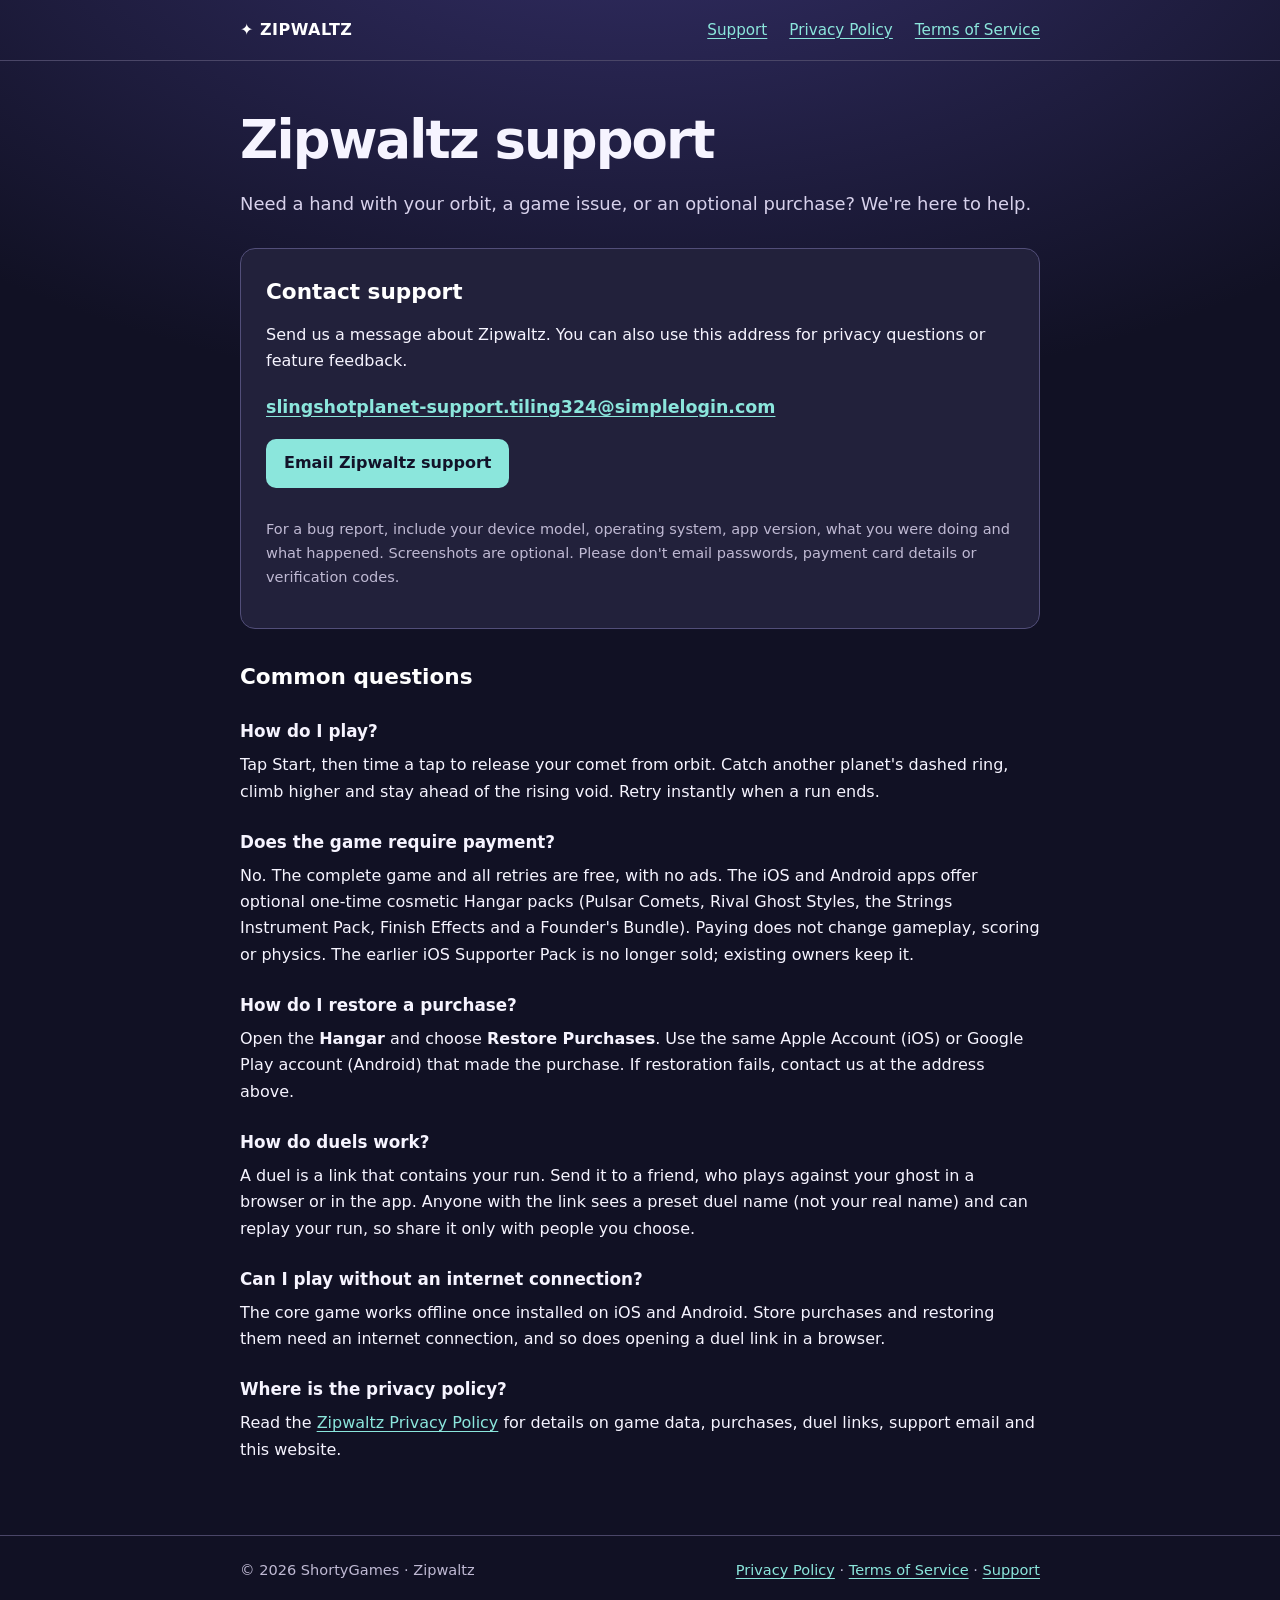
<file: index.html>
<!doctype html>
<html lang="en">
<head>
  <meta charset="utf-8">
  <meta name="viewport" content="width=device-width, initial-scale=1">
  <meta name="description" content="Zipwaltz game support, troubleshooting, contact information and privacy policy.">
  <meta name="theme-color" content="#111124">
  <link rel="canonical" href="https://shortriddles334.github.io/slingshot-support/">
  <link rel="stylesheet" href="styles.css">
  <title>Zipwaltz — Support | ShortyGames</title>
</head>
<body>
  <a class="skip" href="#content">Skip to content</a>
  <header>
    <div class="container">
      <a class="brand" href="./">✦ ZIPWALTZ</a>
      <nav aria-label="Main navigation">
        <a aria-current="page" href="./">Support</a>
        <a href="privacy/">Privacy Policy</a>
        <a href="terms/">Terms of Service</a>
      </nav>
    </div>
  </header>
  <main id="content" class="container">
    <h1>Zipwaltz support</h1>
    <p class="lead">Need a hand with your orbit, a game issue, or an optional purchase? We're here to help.</p>
    <section class="panel" aria-labelledby="contact-title">
      <h2 id="contact-title">Contact support</h2>
      <p>Send us a message about Zipwaltz. You can also use this address for privacy questions or feature feedback.</p>
      <a class="email-link" href="mailto:slingshotplanet-support.tiling324@simplelogin.com">slingshotplanet-support.tiling324@simplelogin.com</a>
      <p><a class="button-link" href="mailto:slingshotplanet-support.tiling324@simplelogin.com?subject=Zipwaltz%20Support">Email Zipwaltz support</a></p>
      <p class="small muted">For a bug report, include your device model, operating system, app version, what you were doing and what happened. Screenshots are optional. Please don't email passwords, payment card details or verification codes.</p>
    </section>
    <section aria-labelledby="faq-title">
      <h2 id="faq-title">Common questions</h2>
      <article>
        <h3>How do I play?</h3>
        <p>Tap Start, then time a tap to release your comet from orbit. Catch another planet's dashed ring, climb higher and stay ahead of the rising void. Retry instantly when a run ends.</p>
      </article>
      <article>
        <h3>Does the game require payment?</h3>
        <p>No. The complete game and all retries are free, with no ads. The iOS and Android apps offer optional one-time cosmetic Hangar packs (Pulsar Comets, Rival Ghost Styles, the Strings Instrument Pack, Finish Effects and a Founder's Bundle). Paying does not change gameplay, scoring or physics. The earlier iOS Supporter Pack is no longer sold; existing owners keep it.</p>
      </article>
      <article>
        <h3>How do I restore a purchase?</h3>
        <p>Open the <strong>Hangar</strong> and choose <strong>Restore Purchases</strong>. Use the same Apple Account (iOS) or Google Play account (Android) that made the purchase. If restoration fails, contact us at the address above.</p>
      </article>
      <article>
        <h3>How do duels work?</h3>
        <p>A duel is a link that contains your run. Send it to a friend, who plays against your ghost in a browser or in the app. Anyone with the link sees a preset duel name (not your real name) and can replay your run, so share it only with people you choose.</p>
      </article>
      <article>
        <h3>Can I play without an internet connection?</h3>
        <p>The core game works offline once installed on iOS and Android. Store purchases and restoring them need an internet connection, and so does opening a duel link in a browser.</p>
      </article>
      <article>
        <h3>Where is the privacy policy?</h3>
        <p>Read the <a href="privacy/">Zipwaltz Privacy Policy</a> for details on game data, purchases, duel links, support email and this website.</p>
      </article>
    </section>
  </main>
  <footer>
    <div class="container">
      <span>© 2026 ShortyGames · Zipwaltz</span>
      <span><a href="privacy/">Privacy Policy</a> · <a href="terms/">Terms of Service</a> · <a href="mailto:slingshotplanet-support.tiling324@simplelogin.com">Support</a></span>
    </div>
  </footer>
</body>
</html>
</file>
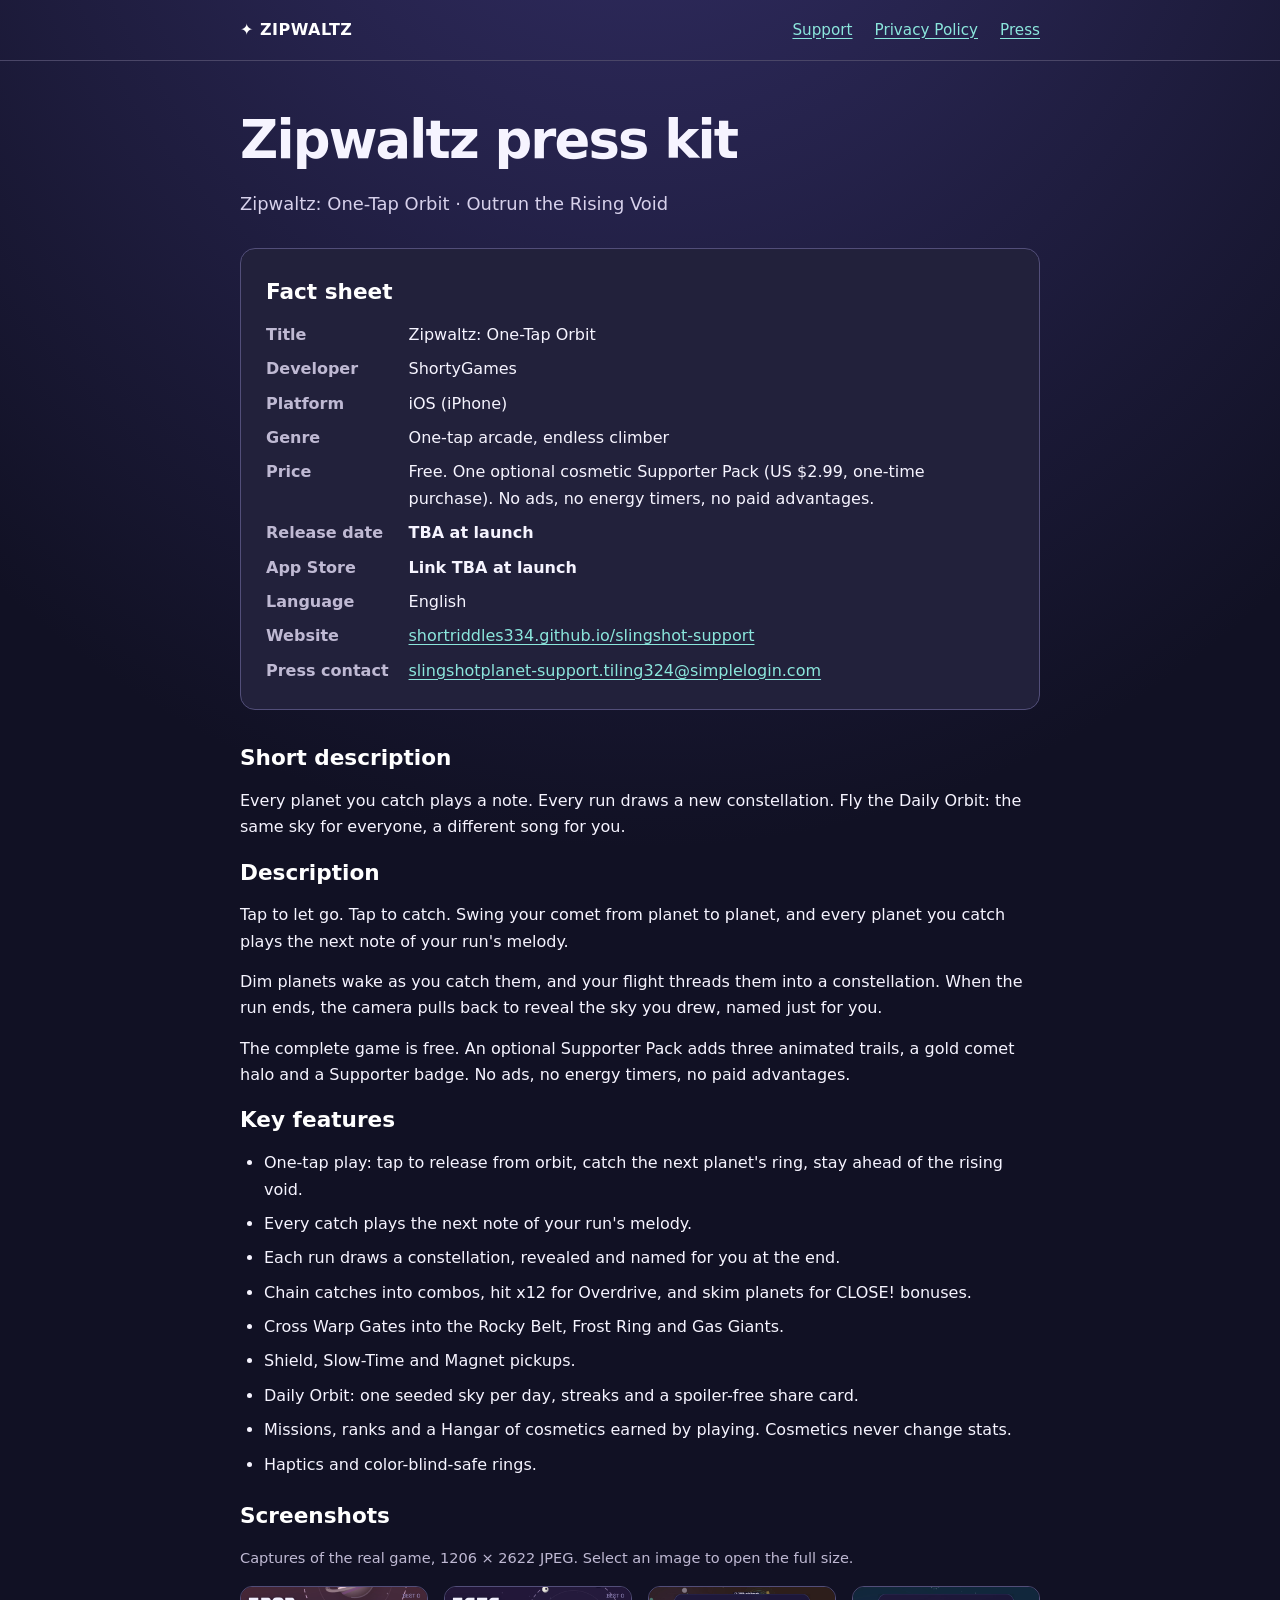
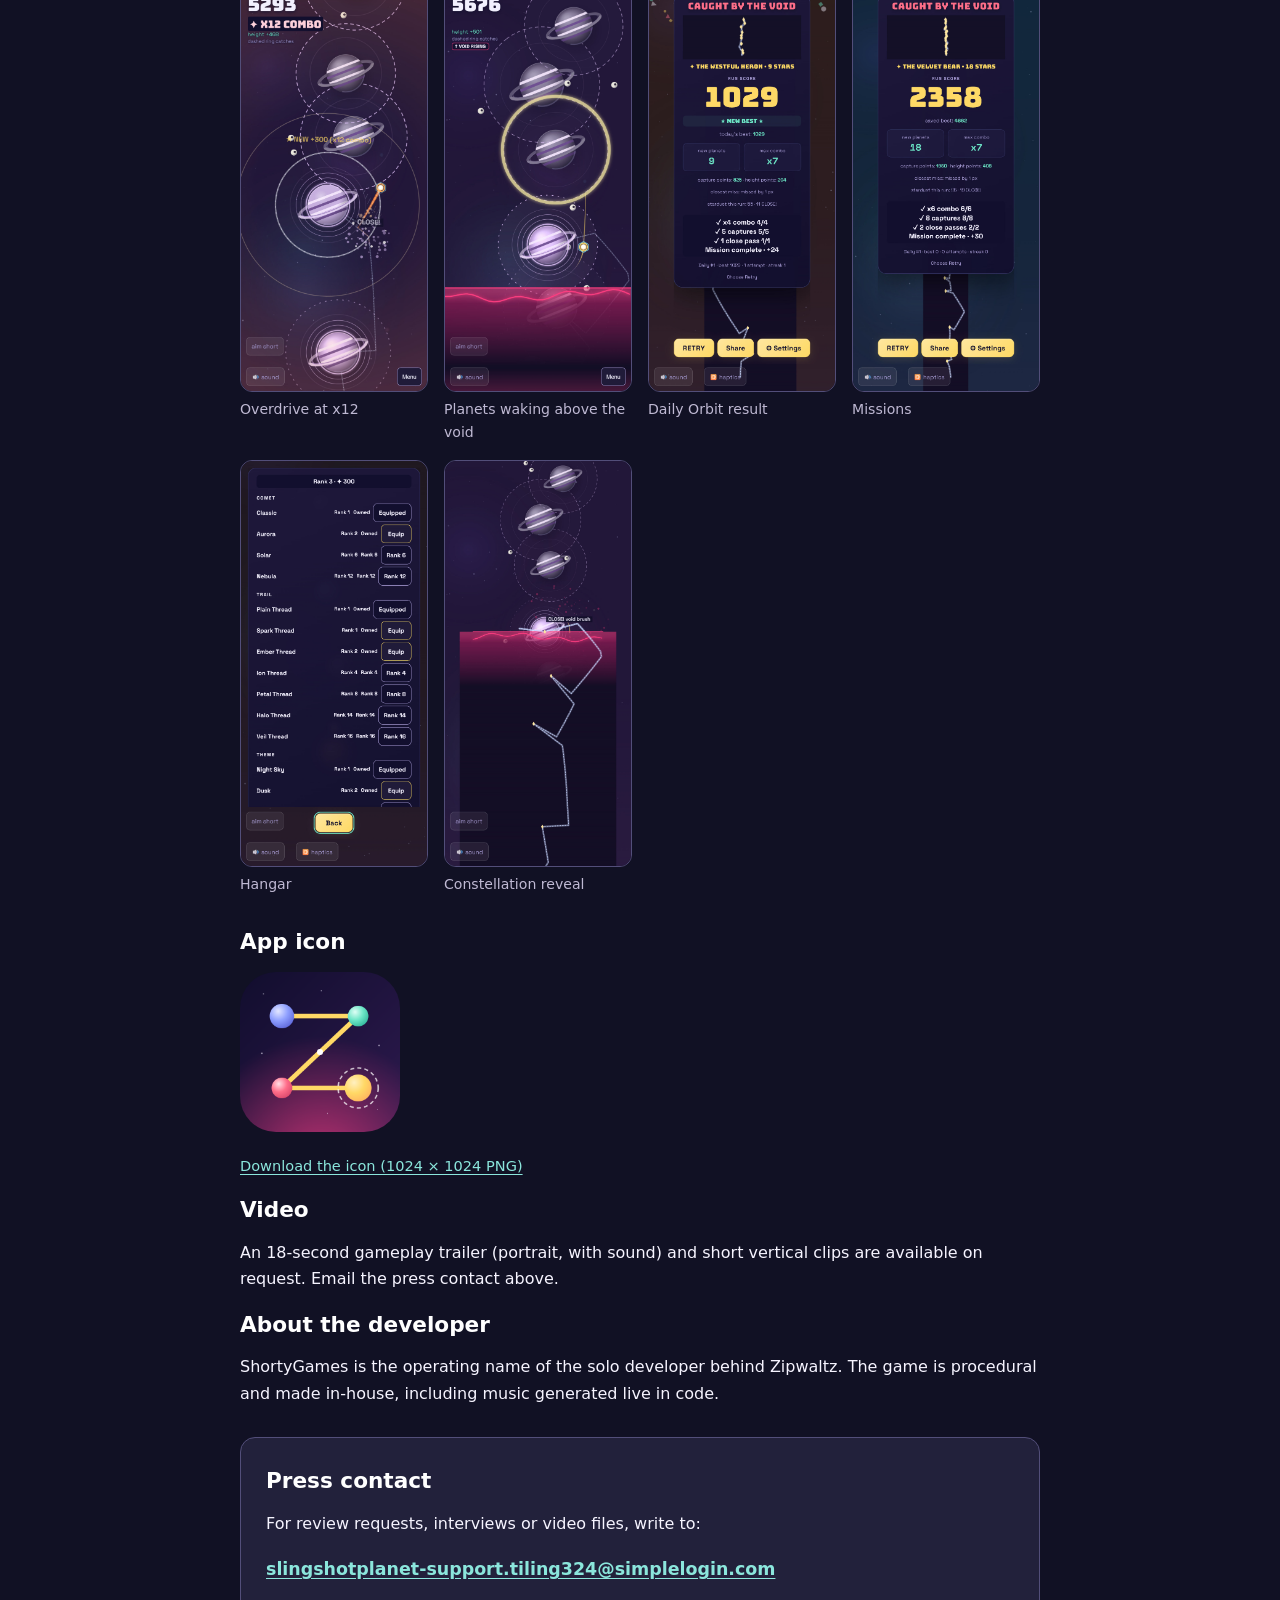
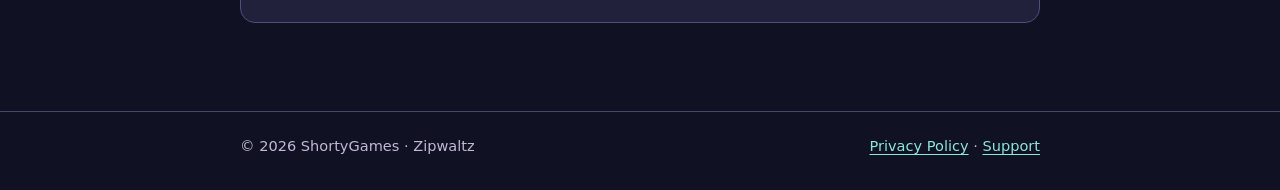
<file: press/index.html>
<!doctype html>
<html lang="en">
<head>
  <meta charset="utf-8">
  <meta name="viewport" content="width=device-width, initial-scale=1">
  <meta name="description" content="Zipwaltz press kit: fact sheet, description, features, screenshots and app icon for the one-tap orbit arcade game by ShortyGames.">
  <meta name="theme-color" content="#111124">
  <link rel="canonical" href="https://shortriddles334.github.io/slingshot-support/press/">
  <link rel="stylesheet" href="../styles.css">
  <title>Zipwaltz — Press Kit | ShortyGames</title>
</head>
<body>
  <a class="skip" href="#content">Skip to content</a>
  <header>
    <div class="container">
      <a class="brand" href="../">✦ ZIPWALTZ</a>
      <nav aria-label="Main navigation">
        <a href="../">Support</a>
        <a href="../privacy/">Privacy Policy</a>
        <a aria-current="page" href="./">Press</a>
      </nav>
    </div>
  </header>
  <main id="content" class="container">
    <h1>Zipwaltz press kit</h1>
    <p class="lead">Zipwaltz: One-Tap Orbit · Outrun the Rising Void</p>

    <section class="panel" aria-labelledby="facts-title">
      <h2 id="facts-title">Fact sheet</h2>
      <dl class="facts">
        <dt>Title</dt><dd>Zipwaltz: One-Tap Orbit</dd>
        <dt>Developer</dt><dd>ShortyGames</dd>
        <dt>Platform</dt><dd>iOS (iPhone)</dd>
        <dt>Genre</dt><dd>One-tap arcade, endless climber</dd>
        <dt>Price</dt><dd>Free. One optional cosmetic Supporter Pack (US $2.99, one-time purchase). No ads, no energy timers, no paid advantages.</dd>
        <dt>Release date</dt><dd><strong>TBA at launch</strong></dd>
        <dt>App Store</dt><dd><strong>Link TBA at launch</strong></dd>
        <dt>Language</dt><dd>English</dd>
        <dt>Website</dt><dd><a href="../">shortriddles334.github.io/slingshot-support</a></dd>
        <dt>Press contact</dt><dd><a href="mailto:slingshotplanet-support.tiling324@simplelogin.com?subject=Zipwaltz%20Press">slingshotplanet-support.tiling324@simplelogin.com</a></dd>
      </dl>
    </section>

    <section aria-labelledby="short-title">
      <h2 id="short-title">Short description</h2>
      <p>Every planet you catch plays a note. Every run draws a new constellation. Fly the Daily Orbit: the same sky for everyone, a different song for you.</p>
    </section>

    <section aria-labelledby="long-title">
      <h2 id="long-title">Description</h2>
      <p>Tap to let go. Tap to catch. Swing your comet from planet to planet, and every planet you catch plays the next note of your run's melody.</p>
      <p>Dim planets wake as you catch them, and your flight threads them into a constellation. When the run ends, the camera pulls back to reveal the sky you drew, named just for you.</p>
      <p>The complete game is free. An optional Supporter Pack adds three animated trails, a gold comet halo and a Supporter badge. No ads, no energy timers, no paid advantages.</p>
    </section>

    <section aria-labelledby="features-title">
      <h2 id="features-title">Key features</h2>
      <ul>
        <li>One-tap play: tap to release from orbit, catch the next planet's ring, stay ahead of the rising void.</li>
        <li>Every catch plays the next note of your run's melody.</li>
        <li>Each run draws a constellation, revealed and named for you at the end.</li>
        <li>Chain catches into combos, hit x12 for Overdrive, and skim planets for CLOSE! bonuses.</li>
        <li>Cross Warp Gates into the Rocky Belt, Frost Ring and Gas Giants.</li>
        <li>Shield, Slow-Time and Magnet pickups.</li>
        <li>Daily Orbit: one seeded sky per day, streaks and a spoiler-free share card.</li>
        <li>Missions, ranks and a Hangar of cosmetics earned by playing. Cosmetics never change stats.</li>
        <li>Haptics and color-blind-safe rings.</li>
      </ul>
    </section>

    <section aria-labelledby="shots-title">
      <h2 id="shots-title">Screenshots</h2>
      <p class="small muted">Captures of the real game, 1206 × 2622 JPEG. Select an image to open the full size.</p>
      <div class="gallery">
        <figure><a href="../assets/press/2-overdrive.jpg"><img src="../assets/press/2-overdrive.jpg" width="1206" height="2622" loading="lazy" alt="Mid-run at a x12 combo, the comet skimming a ringed planet for a CLOSE! bonus"></a><figcaption>Overdrive at x12</figcaption></figure>
        <figure><a href="../assets/press/3-waking.jpg"><img src="../assets/press/3-waking.jpg" width="1206" height="2622" loading="lazy" alt="Planets waking above the rising void"></a><figcaption>Planets waking above the void</figcaption></figure>
        <figure><a href="../assets/press/4-daily.jpg"><img src="../assets/press/4-daily.jpg" width="1206" height="2622" loading="lazy" alt="Daily Orbit results card with the named constellation, run score and Share button"></a><figcaption>Daily Orbit result</figcaption></figure>
        <figure><a href="../assets/press/5-missions.jpg"><img src="../assets/press/5-missions.jpg" width="1206" height="2622" loading="lazy" alt="Results card showing completed missions"></a><figcaption>Missions</figcaption></figure>
        <figure><a href="../assets/press/5-hangar.jpg"><img src="../assets/press/5-hangar.jpg" width="1206" height="2622" loading="lazy" alt="The Hangar of cosmetics earned by playing"></a><figcaption>Hangar</figcaption></figure>
        <figure><a href="../assets/press/1-reveal.jpg"><img src="../assets/press/1-reveal.jpg" width="1206" height="2622" loading="lazy" alt="End-of-run reveal of the constellation drawn during the run"></a><figcaption>Constellation reveal</figcaption></figure>
      </div>
    </section>

    <section aria-labelledby="icon-title">
      <h2 id="icon-title">App icon</h2>
      <p><a href="../assets/press/zipwaltz-icon-1024.png"><img class="press-icon" src="../assets/press/zipwaltz-icon-1024.png" width="160" height="160" alt="Zipwaltz app icon"></a></p>
      <p class="small muted"><a href="../assets/press/zipwaltz-icon-1024.png">Download the icon (1024 × 1024 PNG)</a></p>
    </section>

    <section aria-labelledby="video-title">
      <h2 id="video-title">Video</h2>
      <p>An 18-second gameplay trailer (portrait, with sound) and short vertical clips are available on request. Email the press contact above.</p>
    </section>

    <section aria-labelledby="about-title">
      <h2 id="about-title">About the developer</h2>
      <p>ShortyGames is the operating name of the solo developer behind Zipwaltz. The game is procedural and made in-house, including music generated live in code.</p>
    </section>

    <section class="panel" aria-labelledby="contact-title">
      <h2 id="contact-title">Press contact</h2>
      <p>For review requests, interviews or video files, write to:</p>
      <a class="email-link" href="mailto:slingshotplanet-support.tiling324@simplelogin.com?subject=Zipwaltz%20Press">slingshotplanet-support.tiling324@simplelogin.com</a>
    </section>
  </main>
  <footer>
    <div class="container">
      <span>© 2026 ShortyGames · Zipwaltz</span>
      <span><a href="../privacy/">Privacy Policy</a> · <a href="mailto:slingshotplanet-support.tiling324@simplelogin.com">Support</a></span>
    </div>
  </footer>
</body>
</html>
</file>
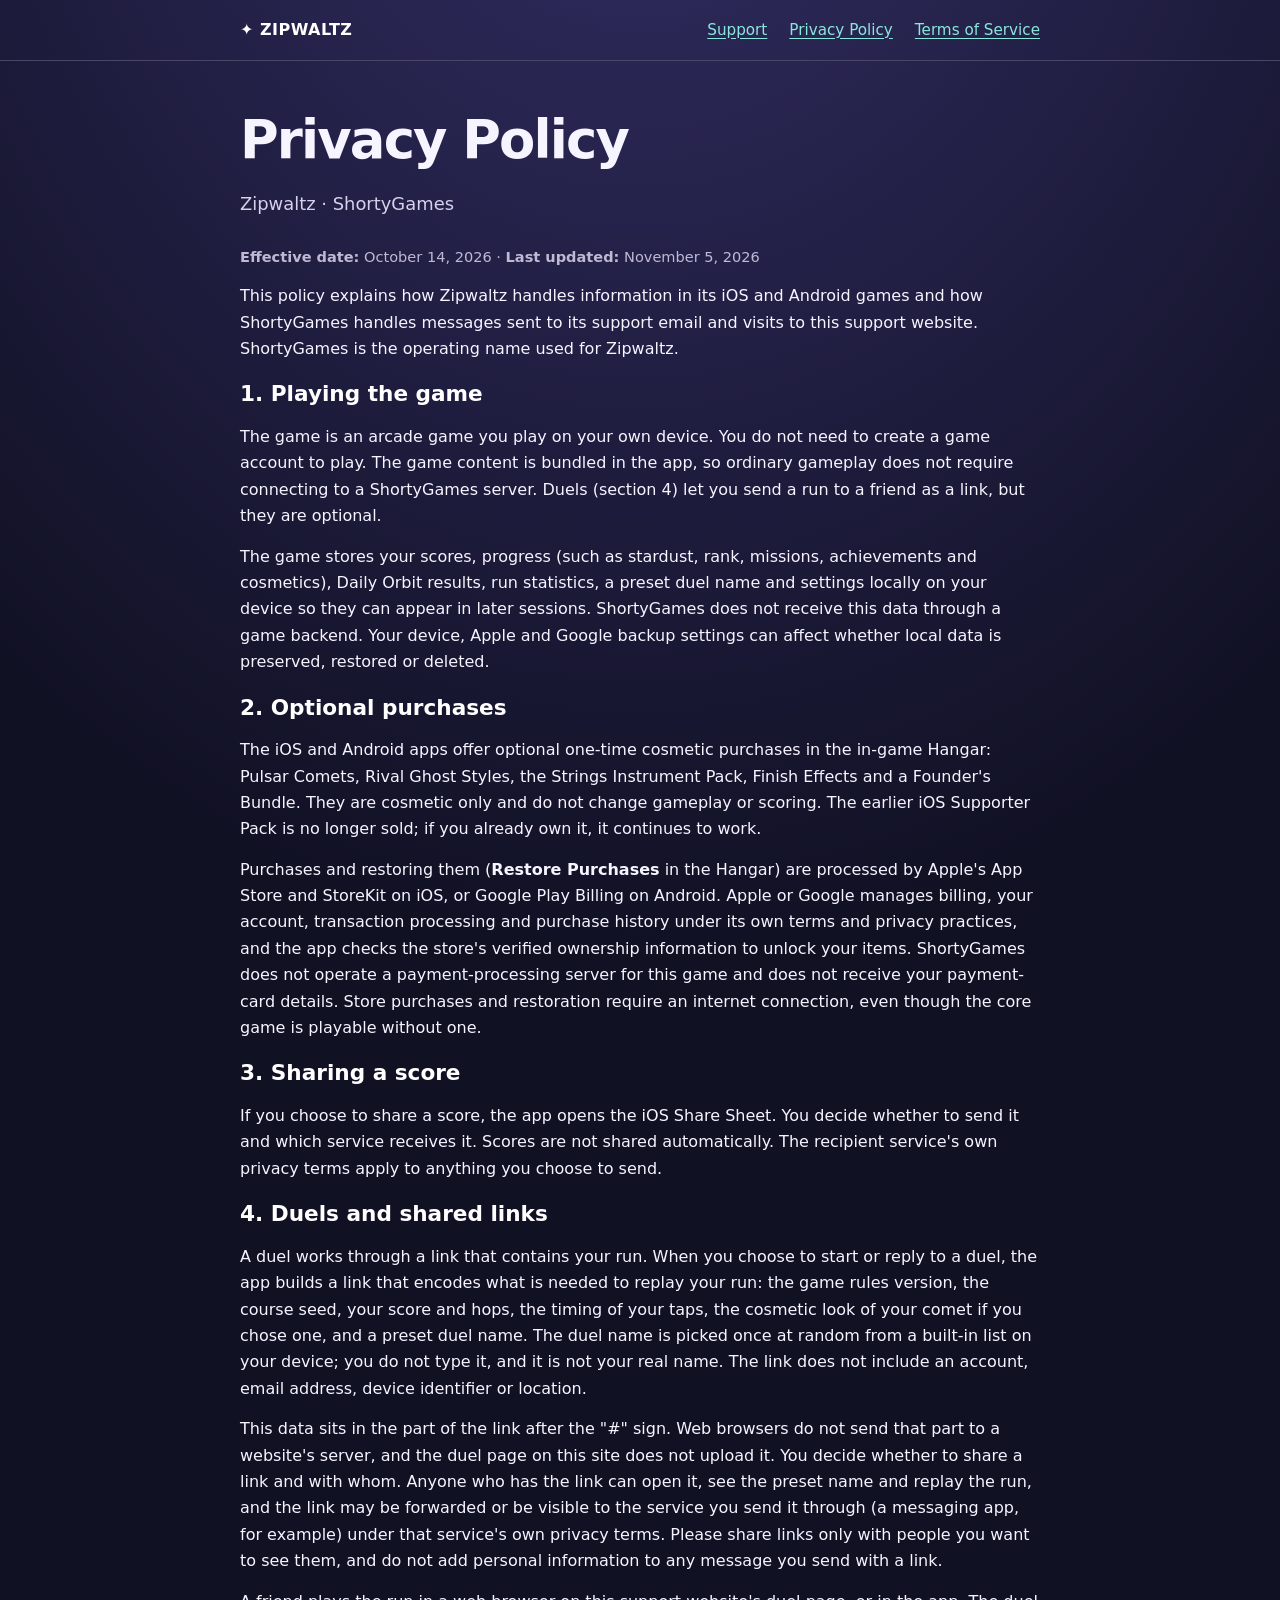
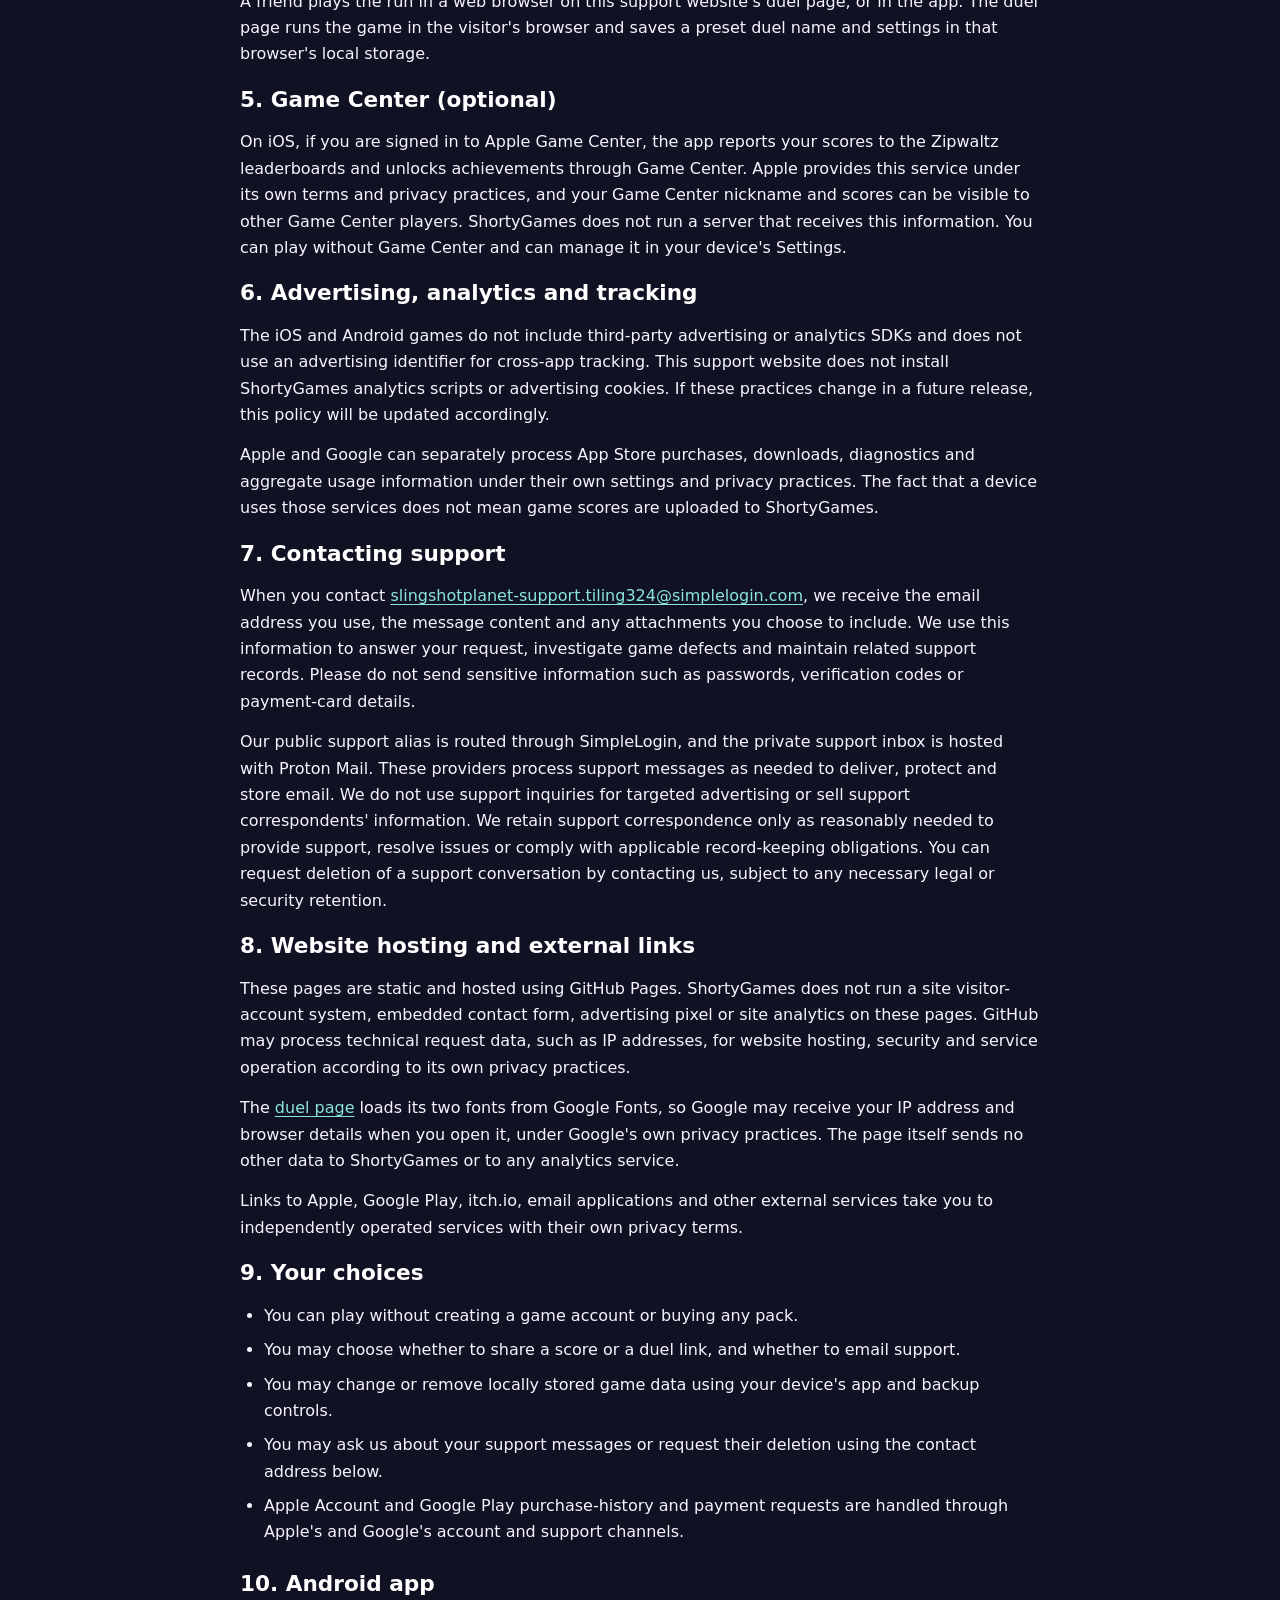
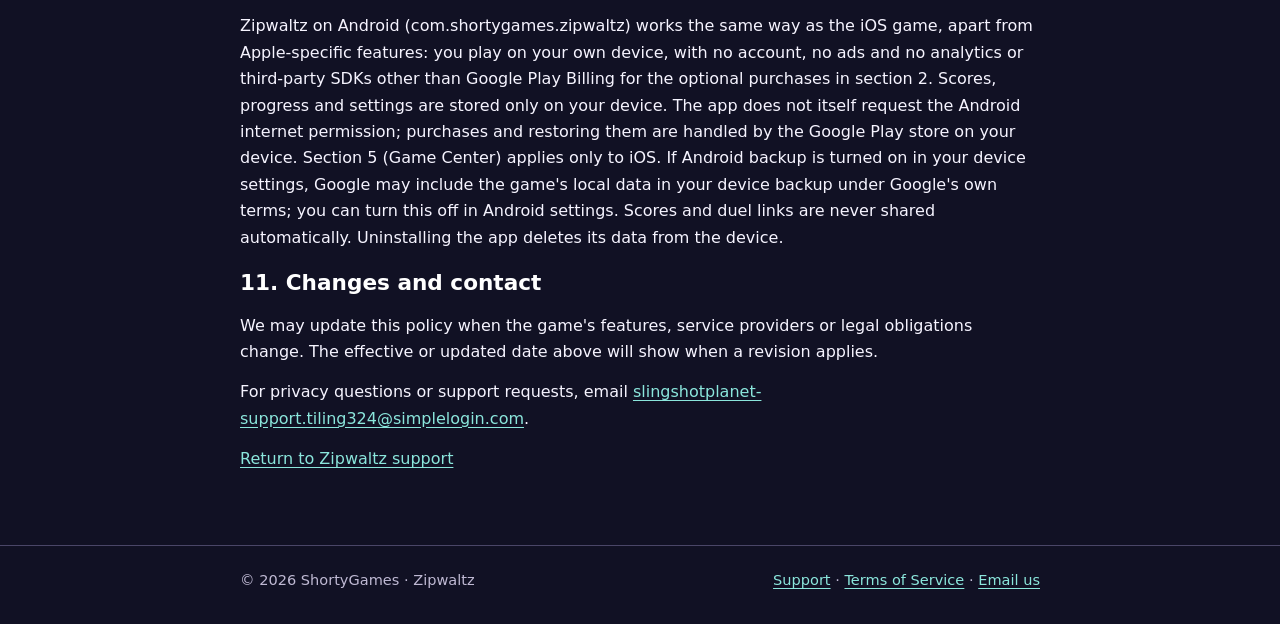
<file: privacy/index.html>
<!doctype html>
<html lang="en">
<head>
  <meta charset="utf-8">
  <meta name="viewport" content="width=device-width, initial-scale=1">
  <meta name="description" content="Privacy Policy for Zipwaltz by ShortyGames: local scores, optional cosmetic purchases, shared duel links, support messages and website hosting.">
  <meta name="theme-color" content="#111124">
  <link rel="canonical" href="https://shortriddles334.github.io/slingshot-support/privacy/">
  <link rel="stylesheet" href="../styles.css">
  <title>Zipwaltz — Privacy Policy | ShortyGames</title>
</head>
<body>
  <a class="skip" href="#content">Skip to content</a>
  <header>
    <div class="container">
      <a class="brand" href="../">✦ ZIPWALTZ</a>
      <nav aria-label="Main navigation">
        <a href="../">Support</a>
        <a aria-current="page" href="./">Privacy Policy</a>
        <a href="../terms/">Terms of Service</a>
      </nav>
    </div>
  </header>
  <main id="content" class="container">
    <h1>Privacy Policy</h1>
    <p class="lead">Zipwaltz · ShortyGames</p>
    <p class="muted small"><strong>Effective date:</strong> October 14, 2026 · <strong>Last updated:</strong> November 5, 2026</p>
    <p>This policy explains how Zipwaltz handles information in its iOS and Android games and how ShortyGames handles messages sent to its support email and visits to this support website. ShortyGames is the operating name used for Zipwaltz.</p>

    <h2>1. Playing the game</h2>
    <p>The game is an arcade game you play on your own device. You do not need to create a game account to play. The game content is bundled in the app, so ordinary gameplay does not require connecting to a ShortyGames server. Duels (section 4) let you send a run to a friend as a link, but they are optional.</p>
    <p>The game stores your scores, progress (such as stardust, rank, missions, achievements and cosmetics), Daily Orbit results, run statistics, a preset duel name and settings locally on your device so they can appear in later sessions. ShortyGames does not receive this data through a game backend. Your device, Apple and Google backup settings can affect whether local data is preserved, restored or deleted.</p>

    <h2>2. Optional purchases</h2>
    <p>The iOS and Android apps offer optional one-time cosmetic purchases in the in-game Hangar: Pulsar Comets, Rival Ghost Styles, the Strings Instrument Pack, Finish Effects and a Founder's Bundle. They are cosmetic only and do not change gameplay or scoring. The earlier iOS Supporter Pack is no longer sold; if you already own it, it continues to work.</p>
    <p>Purchases and restoring them (<strong>Restore Purchases</strong> in the Hangar) are processed by Apple's App Store and StoreKit on iOS, or Google Play Billing on Android. Apple or Google manages billing, your account, transaction processing and purchase history under its own terms and privacy practices, and the app checks the store's verified ownership information to unlock your items. ShortyGames does not operate a payment-processing server for this game and does not receive your payment-card details. Store purchases and restoration require an internet connection, even though the core game is playable without one.</p>

    <h2>3. Sharing a score</h2>
    <p>If you choose to share a score, the app opens the iOS Share Sheet. You decide whether to send it and which service receives it. Scores are not shared automatically. The recipient service's own privacy terms apply to anything you choose to send.</p>

    <h2>4. Duels and shared links</h2>
    <p>A duel works through a link that contains your run. When you choose to start or reply to a duel, the app builds a link that encodes what is needed to replay your run: the game rules version, the course seed, your score and hops, the timing of your taps, the cosmetic look of your comet if you chose one, and a preset duel name. The duel name is picked once at random from a built-in list on your device; you do not type it, and it is not your real name. The link does not include an account, email address, device identifier or location.</p>
    <p>This data sits in the part of the link after the "#" sign. Web browsers do not send that part to a website's server, and the duel page on this site does not upload it. You decide whether to share a link and with whom. Anyone who has the link can open it, see the preset name and replay the run, and the link may be forwarded or be visible to the service you send it through (a messaging app, for example) under that service's own privacy terms. Please share links only with people you want to see them, and do not add personal information to any message you send with a link.</p>
    <p>A friend plays the run in a web browser on this support website's duel page, or in the app. The duel page runs the game in the visitor's browser and saves a preset duel name and settings in that browser's local storage.</p>

    <h2>5. Game Center (optional)</h2>
    <p>On iOS, if you are signed in to Apple Game Center, the app reports your scores to the Zipwaltz leaderboards and unlocks achievements through Game Center. Apple provides this service under its own terms and privacy practices, and your Game Center nickname and scores can be visible to other Game Center players. ShortyGames does not run a server that receives this information. You can play without Game Center and can manage it in your device's Settings.</p>

    <h2>6. Advertising, analytics and tracking</h2>
    <p>The iOS and Android games do not include third-party advertising or analytics SDKs and does not use an advertising identifier for cross-app tracking. This support website does not install ShortyGames analytics scripts or advertising cookies. If these practices change in a future release, this policy will be updated accordingly.</p>
    <p>Apple and Google can separately process App Store purchases, downloads, diagnostics and aggregate usage information under their own settings and privacy practices. The fact that a device uses those services does not mean game scores are uploaded to ShortyGames.</p>

    <h2>7. Contacting support</h2>
    <p>When you contact <a href="mailto:slingshotplanet-support.tiling324@simplelogin.com">slingshotplanet-support.tiling324@simplelogin.com</a>, we receive the email address you use, the message content and any attachments you choose to include. We use this information to answer your request, investigate game defects and maintain related support records. Please do not send sensitive information such as passwords, verification codes or payment-card details.</p>
    <p>Our public support alias is routed through SimpleLogin, and the private support inbox is hosted with Proton Mail. These providers process support messages as needed to deliver, protect and store email. We do not use support inquiries for targeted advertising or sell support correspondents' information. We retain support correspondence only as reasonably needed to provide support, resolve issues or comply with applicable record-keeping obligations. You can request deletion of a support conversation by contacting us, subject to any necessary legal or security retention.</p>

    <h2>8. Website hosting and external links</h2>
    <p>These pages are static and hosted using GitHub Pages. ShortyGames does not run a site visitor-account system, embedded contact form, advertising pixel or site analytics on these pages. GitHub may process technical request data, such as IP addresses, for website hosting, security and service operation according to its own privacy practices.</p>
    <p>The <a href="../duel/">duel page</a> loads its two fonts from Google Fonts, so Google may receive your IP address and browser details when you open it, under Google's own privacy practices. The page itself sends no other data to ShortyGames or to any analytics service.</p>
    <p>Links to Apple, Google Play, itch.io, email applications and other external services take you to independently operated services with their own privacy terms.</p>

    <h2>9. Your choices</h2>
    <ul>
      <li>You can play without creating a game account or buying any pack.</li>
      <li>You may choose whether to share a score or a duel link, and whether to email support.</li>
      <li>You may change or remove locally stored game data using your device's app and backup controls.</li>
      <li>You may ask us about your support messages or request their deletion using the contact address below.</li>
      <li>Apple Account and Google Play purchase-history and payment requests are handled through Apple's and Google's account and support channels.</li>
    </ul>

    <h2>10. Android app</h2>
    <p>Zipwaltz on Android (com.shortygames.zipwaltz) works the same way as the iOS game, apart from Apple-specific features: you play on your own device, with no account, no ads and no analytics or third-party SDKs other than Google Play Billing for the optional purchases in section 2. Scores, progress and settings are stored only on your device. The app does not itself request the Android internet permission; purchases and restoring them are handled by the Google Play store on your device. Section 5 (Game Center) applies only to iOS. If Android backup is turned on in your device settings, Google may include the game's local data in your device backup under Google's own terms; you can turn this off in Android settings. Scores and duel links are never shared automatically. Uninstalling the app deletes its data from the device.</p>
    <!-- JOHN: unconfirmed from code: (1) the final merged Android manifest was not inspected (source manifest declares only VIBRATE, AndroidManifest.xml:6; Play Billing adds com.android.vending.BILLING), so confirm INTERNET is absent in the release AAB; (2) how Android shares a score or duel link (no native share intent found in android/app/src/main/java), so sections 3 and 4 stay generic. -->

    <h2>11. Changes and contact</h2>
    <p>We may update this policy when the game's features, service providers or legal obligations change. The effective or updated date above will show when a revision applies.</p>
    <p>For privacy questions or support requests, email <a href="mailto:slingshotplanet-support.tiling324@simplelogin.com">slingshotplanet-support.tiling324@simplelogin.com</a>.</p>
    <p><a href="../">Return to Zipwaltz support</a></p>
  </main>
  <footer>
    <div class="container">
      <span>© 2026 ShortyGames · Zipwaltz</span>
      <span><a href="../">Support</a> · <a href="../terms/">Terms of Service</a> · <a href="mailto:slingshotplanet-support.tiling324@simplelogin.com">Email us</a></span>
    </div>
  </footer>
</body>
</html>
</file>
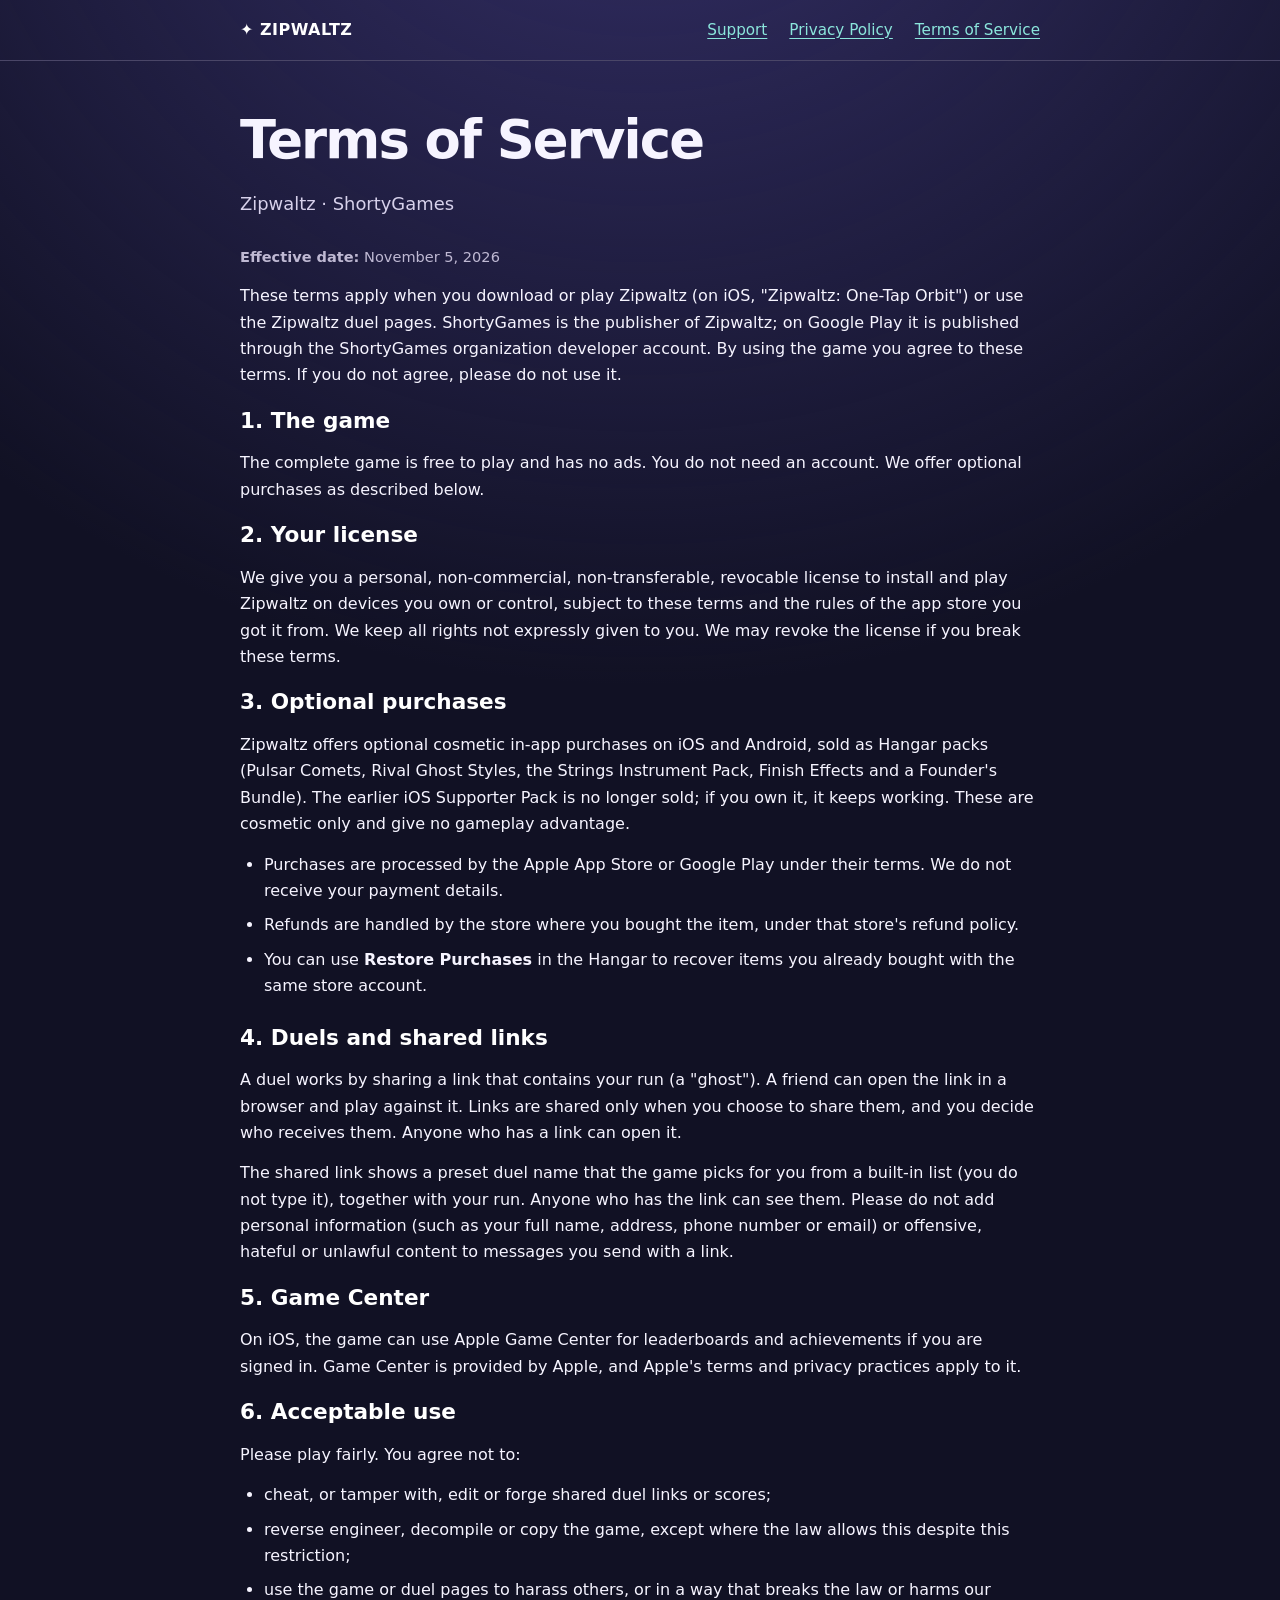
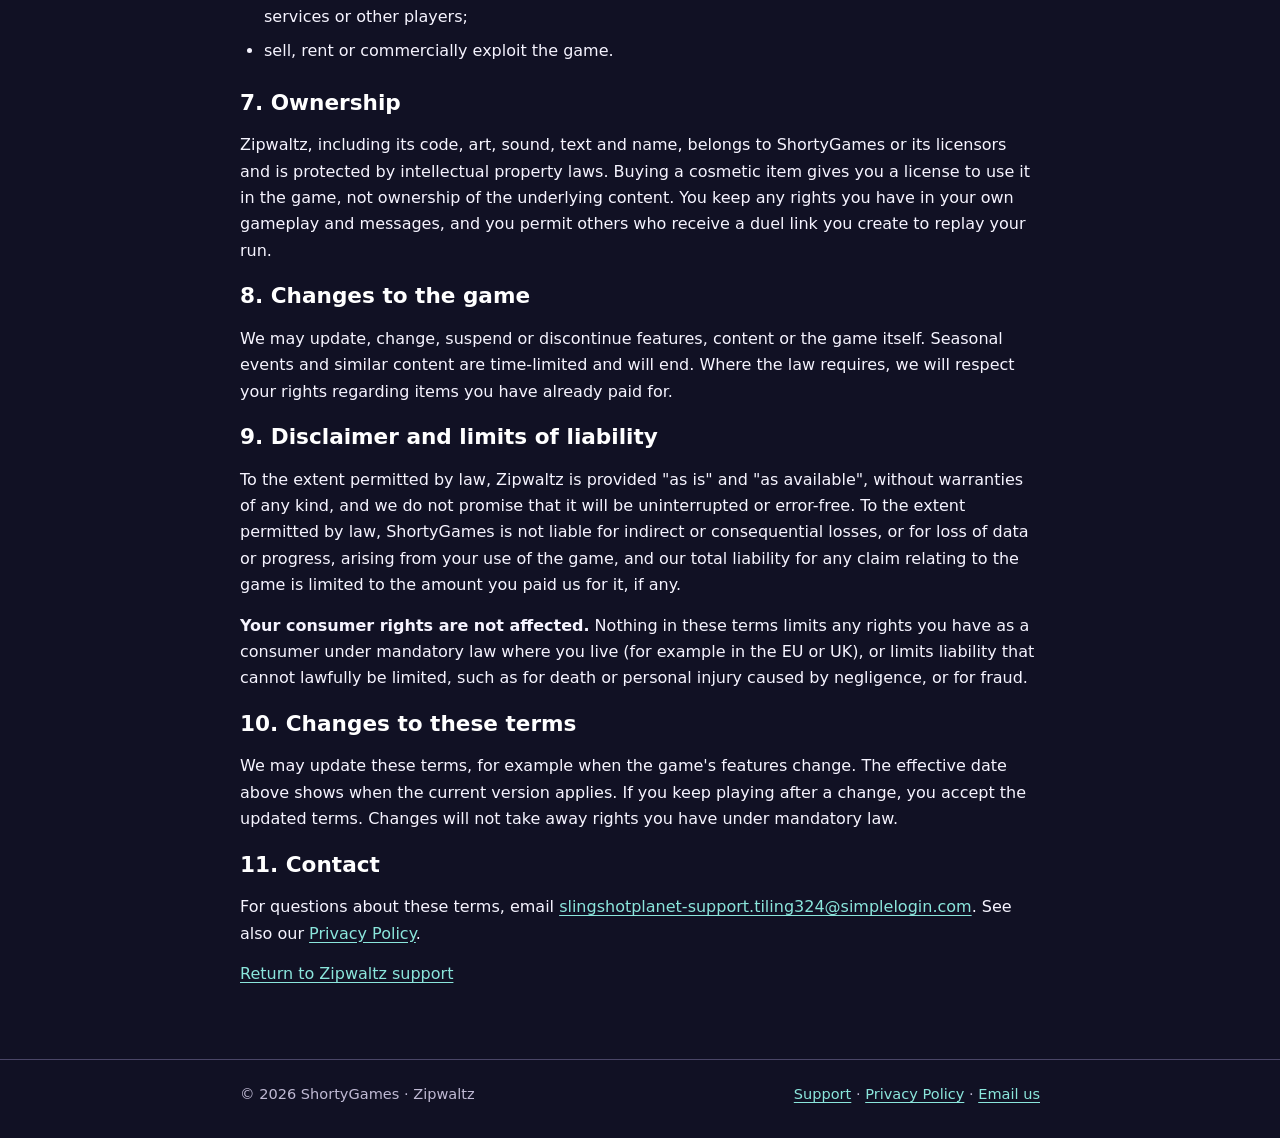
<file: terms/index.html>
<!doctype html>
<html lang="en">
<head>
  <meta charset="utf-8">
  <meta name="viewport" content="width=device-width, initial-scale=1">
  <meta name="description" content="Terms of Service for Zipwaltz by ShortyGames: license to play, optional cosmetic purchases, shared duel links, acceptable use and your consumer rights.">
  <meta name="theme-color" content="#111124">
  <link rel="canonical" href="https://shortriddles334.github.io/slingshot-support/terms/">
  <link rel="stylesheet" href="../styles.css">
  <title>Zipwaltz — Terms of Service | ShortyGames</title>
</head>
<body>
  <a class="skip" href="#content">Skip to content</a>
  <header>
    <div class="container">
      <a class="brand" href="../">✦ ZIPWALTZ</a>
      <nav aria-label="Main navigation">
        <a href="../">Support</a>
        <a href="../privacy/">Privacy Policy</a>
        <a aria-current="page" href="./">Terms of Service</a>
      </nav>
    </div>
  </header>
  <main id="content" class="container">
    <h1>Terms of Service</h1>
    <p class="lead">Zipwaltz · ShortyGames</p>
    <p class="muted small"><strong>Effective date:</strong> November 5, 2026</p>
    <p>These terms apply when you download or play Zipwaltz (on iOS, "Zipwaltz: One-Tap Orbit") or use the Zipwaltz duel pages. ShortyGames is the publisher of Zipwaltz; on Google Play it is published through the ShortyGames organization developer account. By using the game you agree to these terms. If you do not agree, please do not use it.</p>
    <!-- JOHN: if you want a legal entity name or postal address here (some trader disclosures require one), add it. Nothing has been invented. -->

    <h2>1. The game</h2>
    <p>The complete game is free to play and has no ads. You do not need an account. We offer optional purchases as described below.</p>

    <h2>2. Your license</h2>
    <p>We give you a personal, non-commercial, non-transferable, revocable license to install and play Zipwaltz on devices you own or control, subject to these terms and the rules of the app store you got it from. We keep all rights not expressly given to you. We may revoke the license if you break these terms.</p>

    <h2>3. Optional purchases</h2>
    <p>Zipwaltz offers optional cosmetic in-app purchases on iOS and Android, sold as Hangar packs (Pulsar Comets, Rival Ghost Styles, the Strings Instrument Pack, Finish Effects and a Founder's Bundle). The earlier iOS Supporter Pack is no longer sold; if you own it, it keeps working. These are cosmetic only and give no gameplay advantage.</p>
    <ul>
      <li>Purchases are processed by the Apple App Store or Google Play under their terms. We do not receive your payment details.</li>
      <li>Refunds are handled by the store where you bought the item, under that store's refund policy.</li>
      <li>You can use <strong>Restore Purchases</strong> in the Hangar to recover items you already bought with the same store account.</li>
    </ul>

    <h2>4. Duels and shared links</h2>
    <p>A duel works by sharing a link that contains your run (a "ghost"). A friend can open the link in a browser and play against it. Links are shared only when you choose to share them, and you decide who receives them. Anyone who has a link can open it.</p>
    <p>The shared link shows a preset duel name that the game picks for you from a built-in list (you do not type it), together with your run. Anyone who has the link can see them. Please do not add personal information (such as your full name, address, phone number or email) or offensive, hateful or unlawful content to messages you send with a link.</p>

    <h2>5. Game Center</h2>
    <p>On iOS, the game can use Apple Game Center for leaderboards and achievements if you are signed in. Game Center is provided by Apple, and Apple's terms and privacy practices apply to it.</p>

    <h2>6. Acceptable use</h2>
    <p>Please play fairly. You agree not to:</p>
    <ul>
      <li>cheat, or tamper with, edit or forge shared duel links or scores;</li>
      <li>reverse engineer, decompile or copy the game, except where the law allows this despite this restriction;</li>
      <li>use the game or duel pages to harass others, or in a way that breaks the law or harms our services or other players;</li>
      <li>sell, rent or commercially exploit the game.</li>
    </ul>

    <h2>7. Ownership</h2>
    <p>Zipwaltz, including its code, art, sound, text and name, belongs to ShortyGames or its licensors and is protected by intellectual property laws. Buying a cosmetic item gives you a license to use it in the game, not ownership of the underlying content. You keep any rights you have in your own gameplay and messages, and you permit others who receive a duel link you create to replay your run.</p>

    <h2>8. Changes to the game</h2>
    <p>We may update, change, suspend or discontinue features, content or the game itself. Seasonal events and similar content are time-limited and will end. Where the law requires, we will respect your rights regarding items you have already paid for.</p>

    <h2>9. Disclaimer and limits of liability</h2>
    <p>To the extent permitted by law, Zipwaltz is provided "as is" and "as available", without warranties of any kind, and we do not promise that it will be uninterrupted or error-free. To the extent permitted by law, ShortyGames is not liable for indirect or consequential losses, or for loss of data or progress, arising from your use of the game, and our total liability for any claim relating to the game is limited to the amount you paid us for it, if any.</p>
    <p><strong>Your consumer rights are not affected.</strong> Nothing in these terms limits any rights you have as a consumer under mandatory law where you live (for example in the EU or UK), or limits liability that cannot lawfully be limited, such as for death or personal injury caused by negligence, or for fraud.</p>
    <!-- JOHN: governing law / jurisdiction, dispute resolution (e.g. arbitration) and a minimum age are intentionally NOT included. Add them here only if you want them. -->

    <h2>10. Changes to these terms</h2>
    <p>We may update these terms, for example when the game's features change. The effective date above shows when the current version applies. If you keep playing after a change, you accept the updated terms. Changes will not take away rights you have under mandatory law.</p>

    <h2>11. Contact</h2>
    <p>For questions about these terms, email <a href="mailto:slingshotplanet-support.tiling324@simplelogin.com">slingshotplanet-support.tiling324@simplelogin.com</a>. See also our <a href="../privacy/">Privacy Policy</a>.</p>
    <p><a href="../">Return to Zipwaltz support</a></p>
  </main>
  <footer>
    <div class="container">
      <span>© 2026 ShortyGames · Zipwaltz</span>
      <span><a href="../">Support</a> · <a href="../privacy/">Privacy Policy</a> · <a href="mailto:slingshotplanet-support.tiling324@simplelogin.com">Email us</a></span>
    </div>
  </footer>
</body>
</html>
</file>
<file: styles.css>
:root {
  color-scheme: dark;
  font-family: system-ui, -apple-system, "Segoe UI", Roboto, Arial, sans-serif;
  font-synthesis: none;
  background: #111124;
  color: #f6f4ff;
}
* { box-sizing: border-box; }
body {
  margin: 0;
  min-height: 100vh;
  background: radial-gradient(ellipse 110% 48% at 50% -10%, #35306a 0%, transparent 73%), #111124;
  line-height: 1.65;
}
.container { width: min(800px, calc(100% - 36px)); margin-inline: auto; }
header { border-bottom: 1px solid #4a4667; padding: 17px 0; }
header .container { display: flex; gap: 20px; align-items: center; justify-content: space-between; flex-wrap: wrap; }
.brand { color: #fff; font-size: 1rem; font-weight: 750; letter-spacing: .03em; text-decoration: none; }
nav { display: flex; gap: 22px; }
main { padding: 48px 0 58px; }
h1 { font-size: clamp(2rem, 5vw, 3.3rem); letter-spacing: -.035em; line-height: 1.16; margin: 0 0 18px; }
h2 { font-size: 1.35rem; margin: 0 0 12px; color: #fff; }
h3 { font-size: 1.05rem; margin: 24px 0 6px; }
p { margin: 0 0 14px; }
.lead { color: #d7d1eb; font-size: 1.12rem; margin-bottom: 27px; }
.muted { color: #bfb9d3; }
.small { font-size: .91rem; }
a { color: #8be6dc; text-underline-offset: .18em; }
a:hover { color: #c1fff8; }
nav a { font-size: .95rem; }
a:focus-visible { outline: 3px solid #ffc765; outline-offset: 4px; border-radius: 3px; }
.panel { background: #22213b; border: 1px solid #524e79; border-radius: 15px; padding: 25px; margin: 30px 0; }
.email-link {
  display: inline-block;
  margin: 4px 0 13px;
  font-size: clamp(.87rem, 2.5vw, 1.09rem);
  font-weight: 650;
  overflow-wrap: anywhere;
}
.button-link {
  display: inline-block;
  margin: 5px 0 15px;
  background: #8be6dc; color: #121329;
  font-weight: 750; text-decoration: none;
  border-radius: 10px; padding: 11px 18px;
}
.button-link:hover { background: #c1fff8; color: #121329; }
.rule { border: 0; border-top: 1px solid #4a4667; margin: 32px 0; }
article { margin-top: 18px; }
ul { margin: 10px 0 20px; padding-left: 24px; }
li { margin: 8px 0; }
footer { border-top: 1px solid #4a4667; padding: 22px 0 32px; color: #bfb9d3; font-size: .91rem; }
footer .container { display: flex; gap: 14px; justify-content: space-between; flex-wrap: wrap; }
.skip { position: absolute; left: 10px; top: -90px; background: #fff; color: #111124; padding: 9px 12px; z-index: 10; }
.skip:focus { top: 12px; }
@media (max-width: 540px) {
  main { padding-top: 34px; }
  .panel { padding: 18px; }
}
.facts { display: grid; grid-template-columns: max-content 1fr; gap: 8px 20px; margin: 0; }
.facts dt { color: #bfb9d3; font-weight: 650; }
.facts dd { margin: 0; overflow-wrap: anywhere; }
.gallery { display: grid; grid-template-columns: repeat(auto-fill, minmax(150px, 1fr)); gap: 16px; margin: 16px 0 28px; }
.gallery figure { margin: 0; }
.gallery img { display: block; width: 100%; height: auto; border-radius: 12px; border: 1px solid #524e79; }
.gallery figcaption { font-size: .88rem; color: #bfb9d3; margin-top: 6px; }
.press-icon { width: 160px; height: 160px; border-radius: 36px; }
@media (max-width: 540px) {
  .facts { grid-template-columns: 1fr; gap: 2px; }
  .facts dd { margin-bottom: 10px; }
}
</file>
